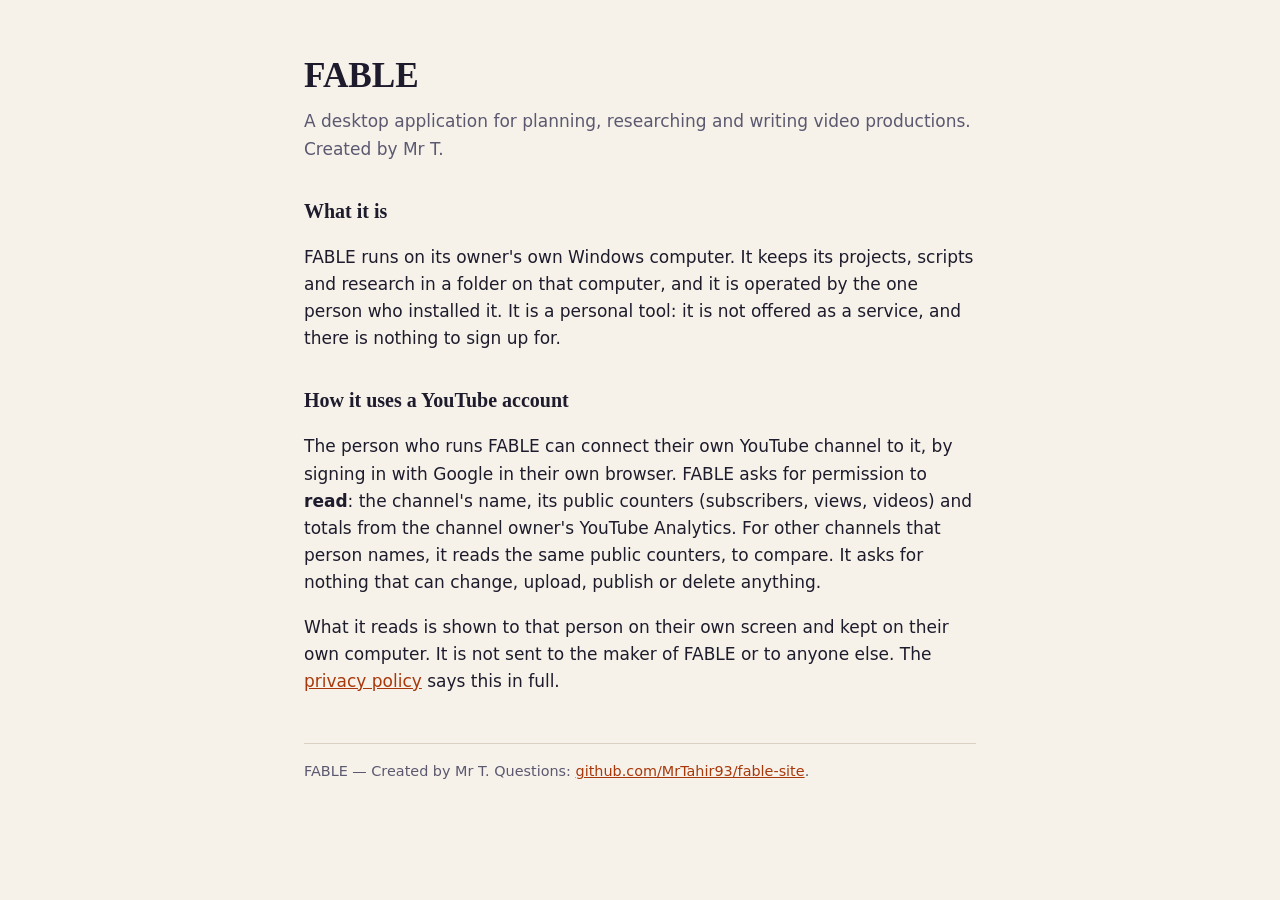
<file: index.html>
<!doctype html>
<html lang="en">
<head>
<meta charset="utf-8">
<meta name="viewport" content="width=device-width, initial-scale=1">
<title>FABLE</title>
<link rel="stylesheet" href="style.css">
</head>
<body>
<main>
<h1>FABLE</h1>
<p class="lead">A desktop application for planning, researching and writing video productions. Created by Mr T.</p>

<h2>What it is</h2>
<p>FABLE runs on its owner's own Windows computer. It keeps its projects, scripts and research in a folder on that
computer, and it is operated by the one person who installed it. It is a personal tool: it is not offered as a
service, and there is nothing to sign up for.</p>

<h2>How it uses a YouTube account</h2>
<p>The person who runs FABLE can connect their own YouTube channel to it, by signing in with Google in their own
browser. FABLE asks for permission to <strong>read</strong>: the channel's name, its public counters (subscribers,
views, videos) and totals from the channel owner's YouTube Analytics. For other channels that person names, it reads
the same public counters, to compare. It asks for nothing that can change, upload, publish or delete anything.</p>
<p>What it reads is shown to that person on their own screen and kept on their own computer. It is not sent to the
maker of FABLE or to anyone else. The <a href="privacy.html">privacy policy</a> says this in full.</p>

<p class="foot">FABLE — Created by Mr T. Questions:
<a href="https://github.com/MrTahir93/fable-site/issues">github.com/MrTahir93/fable-site</a>.</p>
</main>
</body>
</html>
</file>
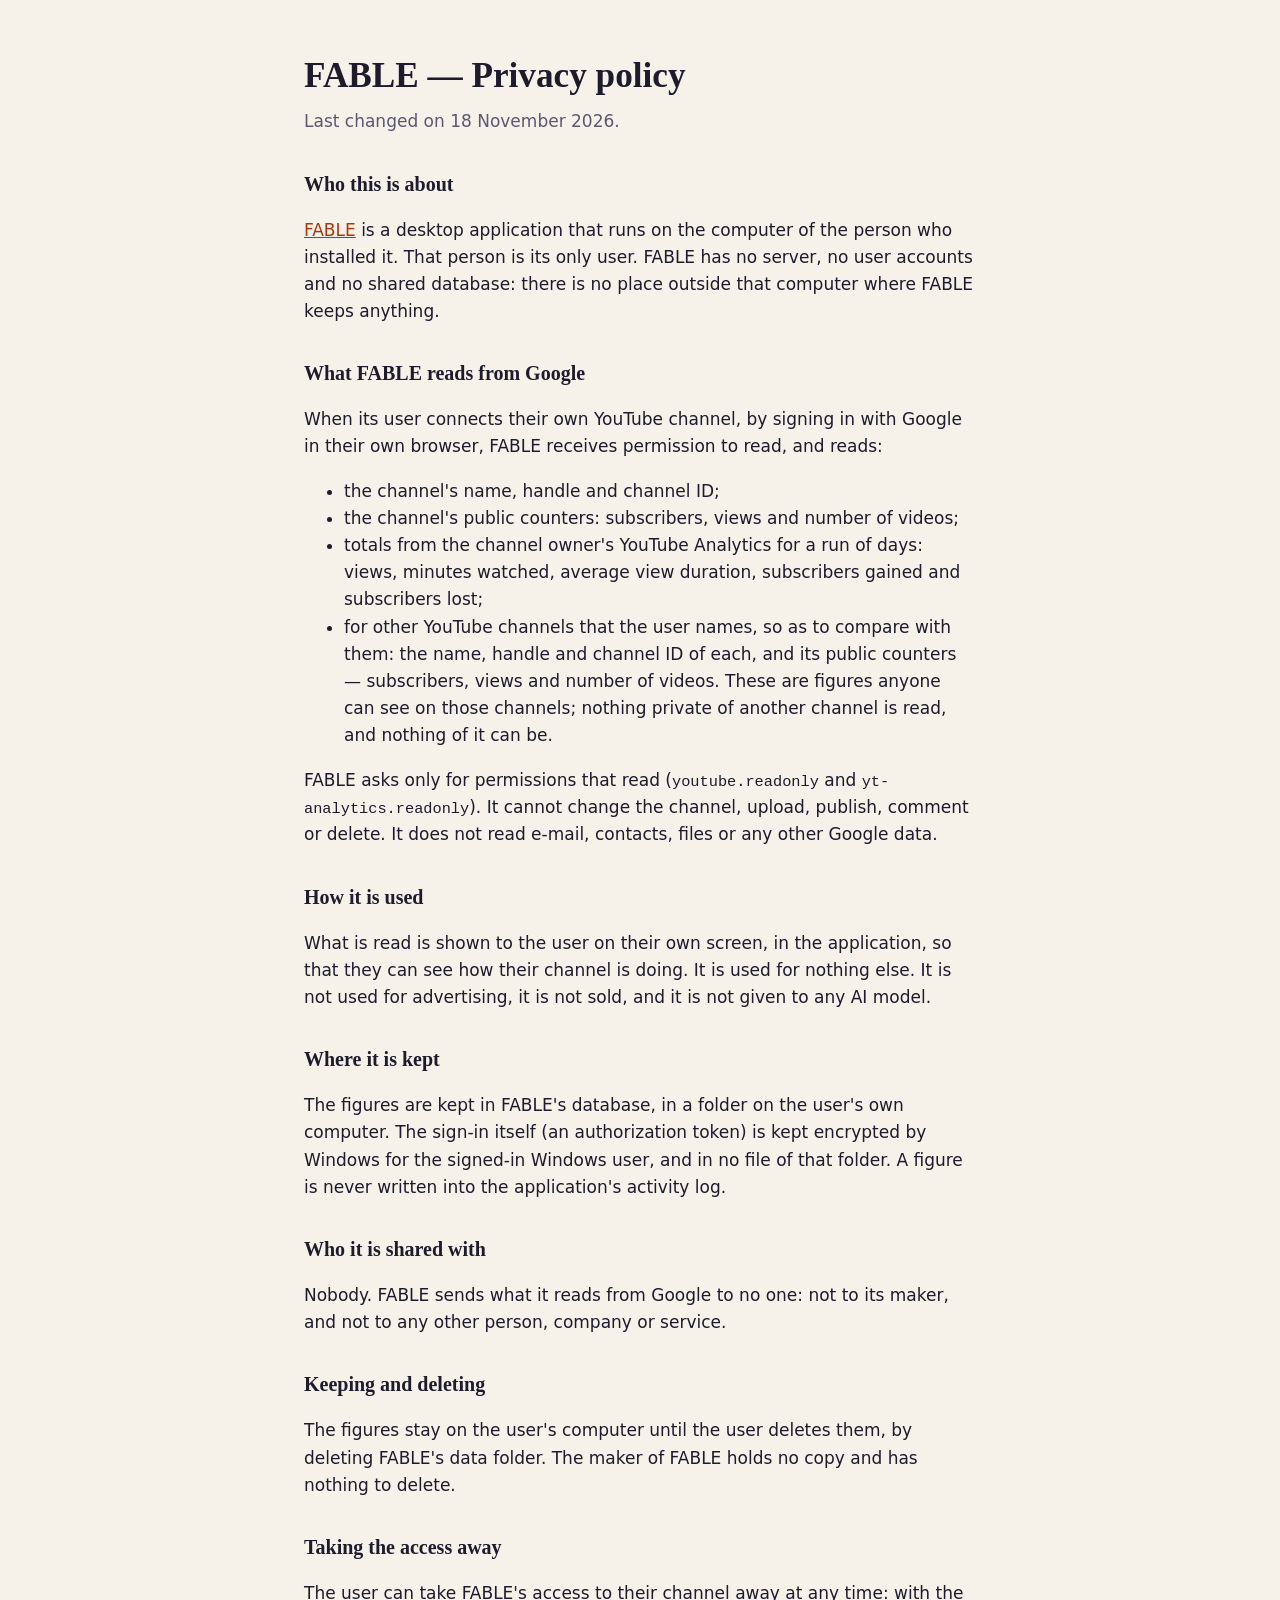
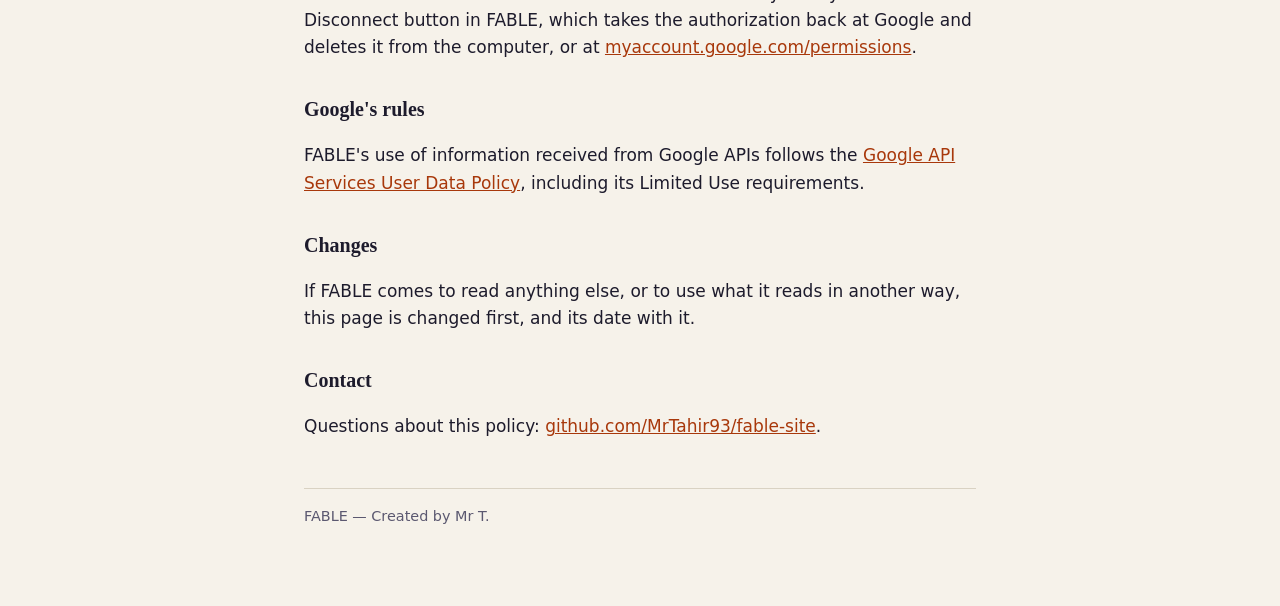
<file: privacy.html>
<!doctype html>
<html lang="en">
<head>
<meta charset="utf-8">
<meta name="viewport" content="width=device-width, initial-scale=1">
<title>FABLE — Privacy policy</title>
<link rel="stylesheet" href="style.css">
</head>
<body>
<main>
<h1>FABLE — Privacy policy</h1>
<p class="lead">Last changed on 18 November 2026.</p>

<h2>Who this is about</h2>
<p><a href="./">FABLE</a> is a desktop application that runs on the computer of the person who installed it. That
person is its only user. FABLE has no server, no user accounts and no shared database: there is no place outside that
computer where FABLE keeps anything.</p>

<h2>What FABLE reads from Google</h2>
<p>When its user connects their own YouTube channel, by signing in with Google in their own browser, FABLE receives
permission to read, and reads:</p>
<ul>
<li>the channel's name, handle and channel ID;</li>
<li>the channel's public counters: subscribers, views and number of videos;</li>
<li>totals from the channel owner's YouTube Analytics for a run of days: views, minutes watched, average view
duration, subscribers gained and subscribers lost;</li>
<li>for other YouTube channels that the user names, so as to compare with them: the name, handle and channel ID of
each, and its public counters — subscribers, views and number of videos. These are figures anyone can see on those
channels; nothing private of another channel is read, and nothing of it can be.</li>
</ul>
<p>FABLE asks only for permissions that read (<code>youtube.readonly</code> and <code>yt-analytics.readonly</code>).
It cannot change the channel, upload, publish, comment or delete. It does not read e-mail, contacts, files or any
other Google data.</p>

<h2>How it is used</h2>
<p>What is read is shown to the user on their own screen, in the application, so that they can see how their channel
is doing. It is used for nothing else. It is not used for advertising, it is not sold, and it is not given to any AI
model.</p>

<h2>Where it is kept</h2>
<p>The figures are kept in FABLE's database, in a folder on the user's own computer. The sign-in itself (an
authorization token) is kept encrypted by Windows for the signed-in Windows user, and in no file of that folder. A
figure is never written into the application's activity log.</p>

<h2>Who it is shared with</h2>
<p>Nobody. FABLE sends what it reads from Google to no one: not to its maker, and not to any other person, company
or service.</p>

<h2>Keeping and deleting</h2>
<p>The figures stay on the user's computer until the user deletes them, by deleting FABLE's data folder. The maker
of FABLE holds no copy and has nothing to delete.</p>

<h2>Taking the access away</h2>
<p>The user can take FABLE's access to their channel away at any time: with the Disconnect button in FABLE, which
takes the authorization back at Google and deletes it from the computer, or at
<a href="https://myaccount.google.com/permissions">myaccount.google.com/permissions</a>.</p>

<h2>Google's rules</h2>
<p>FABLE's use of information received from Google APIs follows the
<a href="https://developers.google.com/terms/api-services-user-data-policy">Google API Services User Data Policy</a>,
including its Limited Use requirements.</p>

<h2>Changes</h2>
<p>If FABLE comes to read anything else, or to use what it reads in another way, this page is changed first, and
its date with it.</p>

<h2>Contact</h2>
<p>Questions about this policy:
<a href="https://github.com/MrTahir93/fable-site/issues">github.com/MrTahir93/fable-site</a>.</p>

<p class="foot">FABLE — Created by Mr T.</p>
</main>
</body>
</html>
</file>
<file: style.css>
/* FABLE — Created by Mr T. */
:root { color-scheme: light dark; }
body { margin: 0; font: 17px/1.6 system-ui, "Segoe UI", sans-serif; background: #f6f2ea; color: #1d1b2c; }
main { max-width: 42rem; margin: 0 auto; padding: 3rem 1.25rem 4rem; }
h1 { font-family: Georgia, serif; font-size: 2.2rem; margin: 0 0 .25rem; }
h2 { font-family: Georgia, serif; font-size: 1.25rem; margin: 2rem 0 .25rem; }
.lead { color: #5b5870; margin-top: 0; }
.foot { margin-top: 3rem; padding-top: 1rem; border-top: 1px solid #d9d2c3; color: #5b5870; font-size: .9rem; }
a { color: #a8380b; }
code { font-size: .9em; }
@media (prefers-color-scheme: dark) {
  body { background: #14162b; color: #ece8df; }
  .lead, .foot { color: #a9a6bd; }
  .foot { border-color: #2f3152; }
  a { color: #ffb066; }
}
</file>
